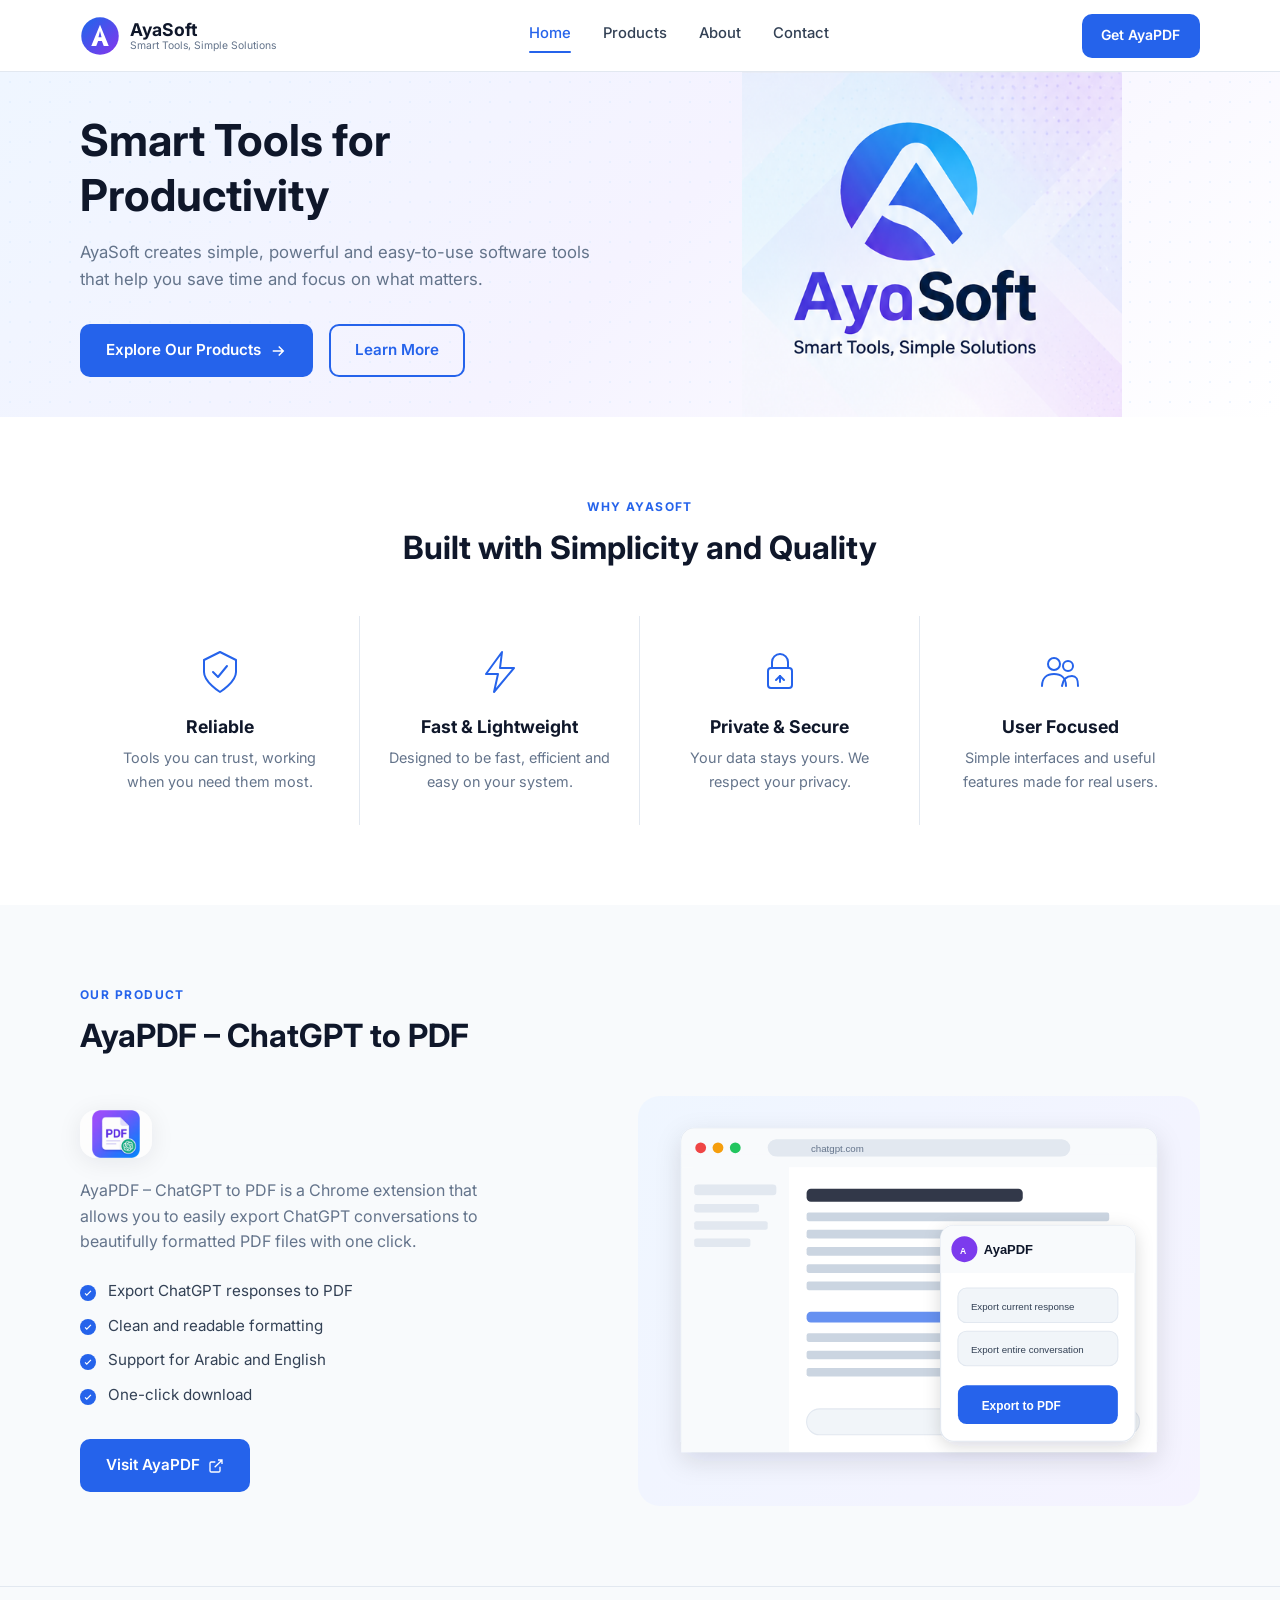
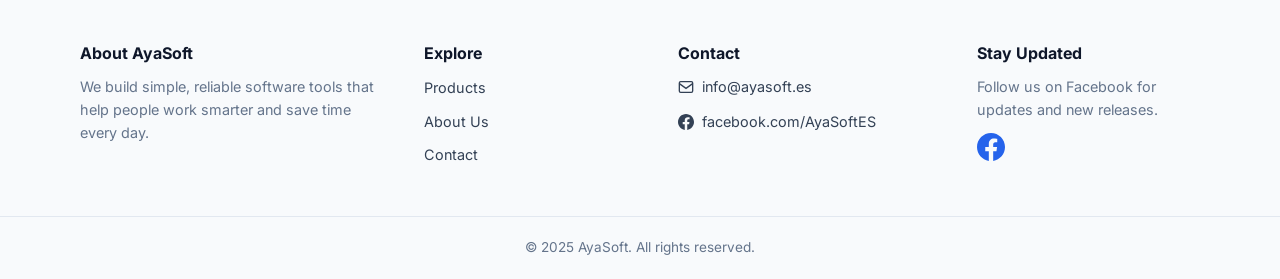
<file: index.html>
<!DOCTYPE html>
<html lang="en">
<head>
<!-- Google tag (gtag.js) -->
<script async src="https://www.googletagmanager.com/gtag/js?id=G-K56HHG5FKY"></script>
<script>
  window.dataLayer = window.dataLayer || [];
  function gtag(){dataLayer.push(arguments);}
  gtag('js', new Date());

  gtag('config', 'G-K56HHG5FKY');
</script>
  <meta charset="UTF-8">
  <meta name="viewport" content="width=device-width, initial-scale=1.0">
  <meta name="description" content="AyaSoft creates simple, powerful software tools. Discover AyaPDF – export ChatGPT conversations to PDF with one click.">
  <title>AyaSoft – Smart Tools, Simple Solutions</title>
  <link rel="preconnect" href="https://fonts.googleapis.com">
  <link rel="preconnect" href="https://fonts.gstatic.com" crossorigin>
  <link href="https://fonts.googleapis.com/css2?family=Inter:wght@400;500;600;700&display=swap" rel="stylesheet">
  <link rel="stylesheet" href="css/styles.css">
  <link rel="icon" href="images/logo-icon.svg" type="image/svg+xml">
</head>
<!-- Google tag (gtag.js) -->
<script async src="https://www.googletagmanager.com/gtag/js?id=G-K56HHG5FKY"></script>
<script>
  window.dataLayer = window.dataLayer || [];
  function gtag(){dataLayer.push(arguments);}
  gtag('js', new Date());

  gtag('config', 'G-K56HHG5FKY');
</script>
<body>
  <header class="site-header">
    <div class="container header-inner">
      <a href="index.html" class="logo">
        <img src="images/logo-icon.svg" alt="" width="40" height="40">
        <span class="logo-text">
          <strong>AyaSoft</strong>
          <small>Smart Tools, Simple Solutions</small>
        </span>
      </a>
      <nav class="main-nav" aria-label="Main navigation">
        <a href="index.html" class="active">Home</a>
        <a href="pages/products.html">Products</a>
        <a href="pages/about.html">About</a>
        <a href="pages/contact.html">Contact</a>
      </nav>
      <a href="pages/products.html#ayapdf" class="btn btn-primary btn-sm">Get AyaPDF</a>
      <button class="nav-toggle" aria-label="Toggle menu" aria-expanded="false">
        <span></span><span></span><span></span>
      </button>
    </div>
  </header>

  <main>
    <section class="hero">
      <div class="container hero-grid">
        <div class="hero-content">
          <h1>Smart Tools for Productivity</h1>
          <p>AyaSoft creates simple, powerful and easy-to-use software tools that help you save time and focus on what matters.</p>
          <div class="hero-actions">
            <a href="pages/products.html" class="btn btn-primary">
              Explore Our Products
              <svg width="18" height="18" viewBox="0 0 24 24" fill="none" stroke="currentColor" stroke-width="2" aria-hidden="true"><path d="M5 12h14M13 6l6 6-6 6"/></svg>
            </a>
            <a href="pages/about.html" class="btn btn-outline">Learn More</a>
          </div>
        </div>
        <div class="hero-visual">
          <img src="images/hero-banner.png" alt="AyaSoft logo" width="480" height="220">
        </div>
      </div>
    </section>

    <section class="features" id="why-ayasoft">
      <div class="container">
        <p class="section-label">WHY AYASOFT</p>
        <h2>Built with Simplicity and Quality</h2>
        <div class="features-grid">
          <article class="feature-card">
            <img src="images/icon-reliable.svg" alt="" width="48" height="48">
            <h3>Reliable</h3>
            <p>Tools you can trust, working when you need them most.</p>
          </article>
          <article class="feature-card">
            <img src="images/icon-fast.svg" alt="" width="48" height="48">
            <h3>Fast &amp; Lightweight</h3>
            <p>Designed to be fast, efficient and easy on your system.</p>
          </article>
          <article class="feature-card">
            <img src="images/icon-secure.svg" alt="" width="48" height="48">
            <h3>Private &amp; Secure</h3>
            <p>Your data stays yours. We respect your privacy.</p>
          </article>
          <article class="feature-card">
            <img src="images/icon-users.svg" alt="" width="48" height="48">
            <h3>User Focused</h3>
            <p>Simple interfaces and useful features made for real users.</p>
          </article>
        </div>
      </div>
    </section>

    <section class="product" id="product">
      <div class="container">
        <p class="section-label">OUR PRODUCT</p>
        <h2>AyaPDF – ChatGPT to PDF</h2>
        <div class="product-grid">
          <div class="product-info">
            <img src="images/ayapdf-icon.png" alt="AyaPDF app icon" class="product-icon" width="72" height="72">
            <p class="product-desc">AyaPDF – ChatGPT to PDF is a Chrome extension that allows you to easily export ChatGPT conversations to beautifully formatted PDF files with one click.</p>
            <ul class="checklist">
              <li>Export ChatGPT responses to PDF</li>
              <li>Clean and readable formatting</li>
              <li>Support for Arabic and English</li>
              <li>One-click download</li>
            </ul>
            <a href="https://ayapdf.ayasoft.es" class="btn btn-primary" target="_blank" rel="noopener noreferrer">
              Visit AyaPDF
              <svg width="16" height="16" viewBox="0 0 24 24" fill="none" stroke="currentColor" stroke-width="2" aria-hidden="true"><path d="M18 13v6a2 2 0 0 1-2 2H5a2 2 0 0 1-2-2V8a2 2 0 0 1 2-2h6M15 3h6v6M10 14 20 4"/></svg>
            </a>
          </div>
          <div class="product-visual">
            <img src="images/ayapdf-mockup.svg" alt="AyaPDF extension popup over ChatGPT in browser" width="520" height="380">
          </div>
        </div>
      </div>
    </section>
  </main>

  <footer class="site-footer">
    <div class="container footer-grid">
      <div class="footer-col">
        <h4>About AyaSoft</h4>
        <p>We build simple, reliable software tools that help people work smarter and save time every day.</p>
      </div>
      <div class="footer-col">
        <h4>Explore</h4>
        <ul>
          <li><a href="pages/products.html">Products</a></li>
          <li><a href="pages/about.html">About Us</a></li>
          <li><a href="pages/contact.html">Contact</a></li>
        </ul>
      </div>
      <div class="footer-col">
        <h4>Contact</h4>
        <ul class="contact-list">
          <li>
            <a href="mailto:info@ayasoft.es">
              <svg width="16" height="16" viewBox="0 0 24 24" fill="none" stroke="currentColor" stroke-width="2" aria-hidden="true"><rect x="2" y="4" width="20" height="16" rx="2"/><path d="m22 7-10 7L2 7"/></svg>
              info@ayasoft.es
            </a>
          </li>
          <li>
            <a href="https://facebook.com/AyaSoftES" target="_blank" rel="noopener noreferrer">
              <svg width="16" height="16" viewBox="0 0 24 24" fill="currentColor" aria-hidden="true"><path d="M24 12.073c0-6.627-5.373-12-12-12s-12 5.373-12 12c0 5.99 4.388 10.954 10.125 11.854v-8.385H7.078v-3.47h3.047V9.43c0-3.007 1.792-4.669 4.533-4.669 1.312 0 2.686.235 2.686.235v2.953H15.83c-1.491 0-1.956.925-1.956 1.874v2.25h3.328l-.532 3.47h-2.796v8.385C19.612 23.027 24 18.062 24 12.073z"/></svg>
              facebook.com/AyaSoftES
            </a>
          </li>
        </ul>
      </div>
      <div class="footer-col">
        <h4>Stay Updated</h4>
        <p>Follow us on Facebook for updates and new releases.</p>
        <a href="https://facebook.com/AyaSoftES" class="social-icon" target="_blank" rel="noopener noreferrer" aria-label="Facebook">
          <svg width="28" height="28" viewBox="0 0 24 24" fill="currentColor"><path d="M24 12.073c0-6.627-5.373-12-12-12s-12 5.373-12 12c0 5.99 4.388 10.954 10.125 11.854v-8.385H7.078v-3.47h3.047V9.43c0-3.007 1.792-4.669 4.533-4.669 1.312 0 2.686.235 2.686.235v2.953H15.83c-1.491 0-1.956.925-1.956 1.874v2.25h3.328l-.532 3.47h-2.796v8.385C19.612 23.027 24 18.062 24 12.073z"/></svg>
        </a>
      </div>
    </div>
    <div class="footer-bottom">
      <div class="container">
        <p>&copy; 2025 AyaSoft. All rights reserved.</p>
      </div>
    </div>
  </footer>

  <script src="js/main.js"></script>
</body>
</html>
</file>
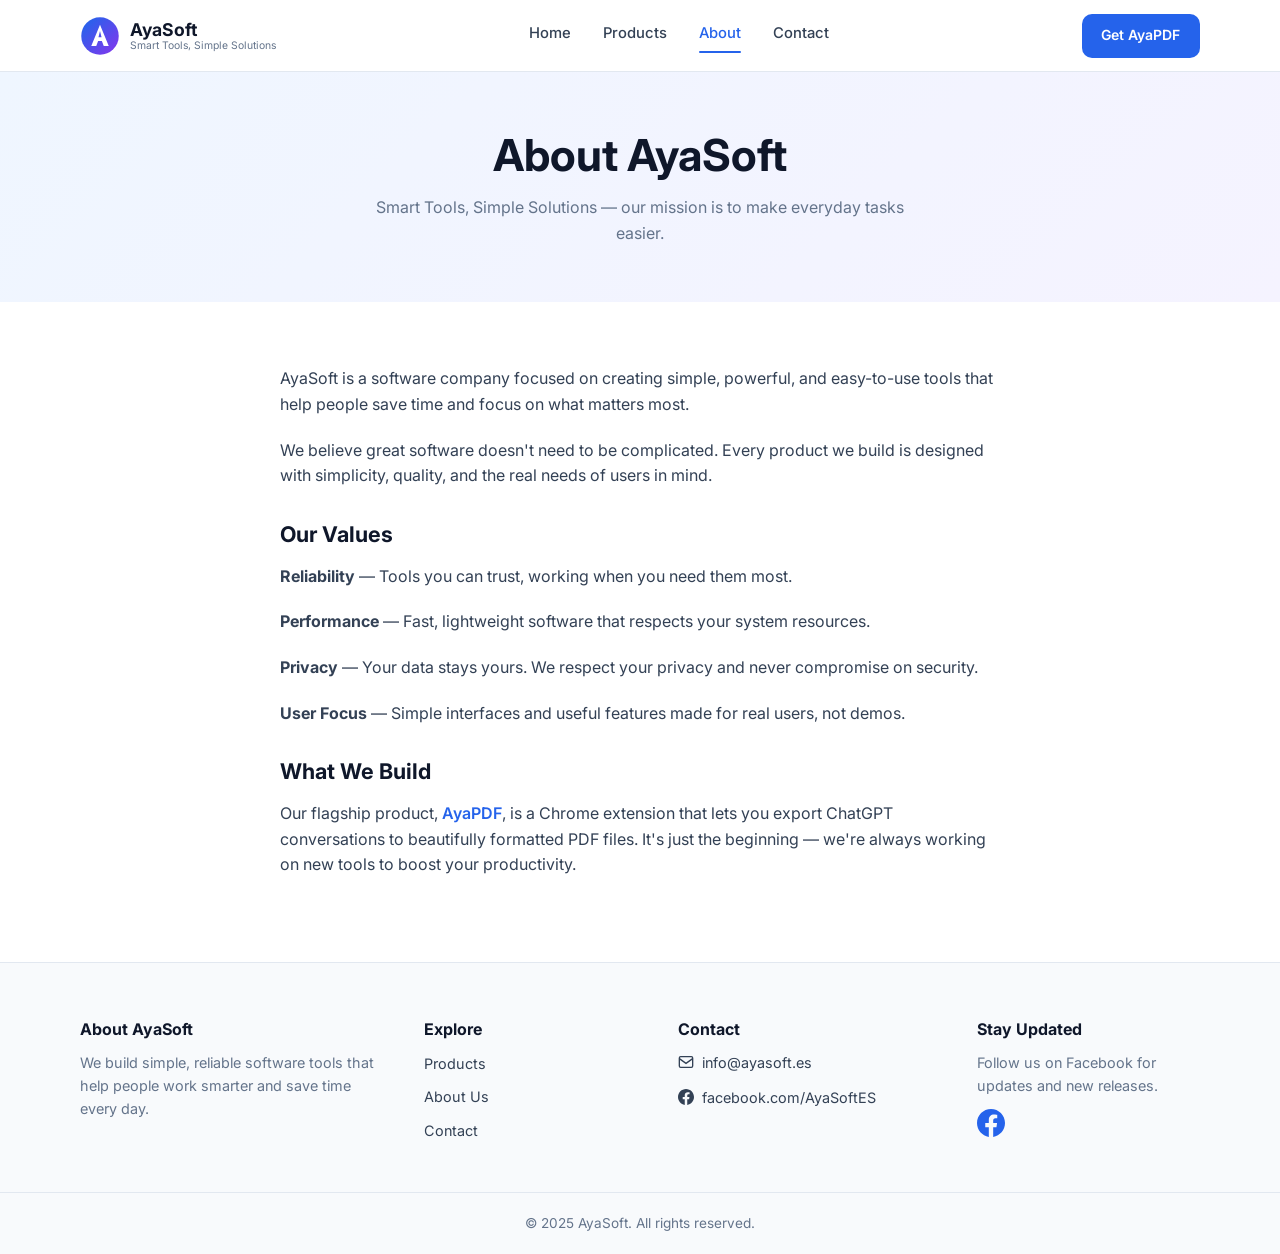
<file: pages/about.html>
<!DOCTYPE html>
<html lang="en">
<head>
  <meta charset="UTF-8">
  <meta name="viewport" content="width=device-width, initial-scale=1.0">
  <meta name="description" content="Learn about AyaSoft – building simple, reliable software tools for productivity.">
  <title>About – AyaSoft</title>
  <link rel="preconnect" href="https://fonts.googleapis.com">
  <link rel="preconnect" href="https://fonts.gstatic.com" crossorigin>
  <link href="https://fonts.googleapis.com/css2?family=Inter:wght@400;500;600;700&display=swap" rel="stylesheet">
  <link rel="stylesheet" href="../css/styles.css">
  <link rel="icon" href="../images/logo-icon.svg" type="image/svg+xml">
</head>
<body>
  <header class="site-header">
    <div class="container header-inner">
      <a href="../index.html" class="logo">
        <img src="../images/logo-icon.svg" alt="" width="40" height="40">
        <span class="logo-text">
          <strong>AyaSoft</strong>
          <small>Smart Tools, Simple Solutions</small>
        </span>
      </a>
      <nav class="main-nav" aria-label="Main navigation">
        <a href="../index.html">Home</a>
        <a href="products.html">Products</a>
        <a href="about.html" class="active">About</a>
        <a href="contact.html">Contact</a>
      </nav>
      <a href="products.html#ayapdf" class="btn btn-primary btn-sm">Get AyaPDF</a>
      <button class="nav-toggle" aria-label="Toggle menu" aria-expanded="false">
        <span></span><span></span><span></span>
      </button>
    </div>
  </header>

  <main>
    <section class="page-hero">
      <div class="container">
        <h1>About AyaSoft</h1>
        <p>Smart Tools, Simple Solutions — our mission is to make everyday tasks easier.</p>
      </div>
    </section>

    <section class="page-content">
      <div class="container">
        <p>AyaSoft is a software company focused on creating simple, powerful, and easy-to-use tools that help people save time and focus on what matters most.</p>
        <p>We believe great software doesn't need to be complicated. Every product we build is designed with simplicity, quality, and the real needs of users in mind.</p>

        <h2>Our Values</h2>
        <p><strong>Reliability</strong> — Tools you can trust, working when you need them most.</p>
        <p><strong>Performance</strong> — Fast, lightweight software that respects your system resources.</p>
        <p><strong>Privacy</strong> — Your data stays yours. We respect your privacy and never compromise on security.</p>
        <p><strong>User Focus</strong> — Simple interfaces and useful features made for real users, not demos.</p>

        <h2>What We Build</h2>
        <p>Our flagship product, <a href="products.html#ayapdf" style="color: var(--blue-600); font-weight: 600;">AyaPDF</a>, is a Chrome extension that lets you export ChatGPT conversations to beautifully formatted PDF files. It's just the beginning — we're always working on new tools to boost your productivity.</p>
      </div>
    </section>
  </main>

  <footer class="site-footer">
    <div class="container footer-grid">
      <div class="footer-col">
        <h4>About AyaSoft</h4>
        <p>We build simple, reliable software tools that help people work smarter and save time every day.</p>
      </div>
      <div class="footer-col">
        <h4>Explore</h4>
        <ul>
          <li><a href="products.html">Products</a></li>
          <li><a href="about.html">About Us</a></li>
          <li><a href="contact.html">Contact</a></li>
        </ul>
      </div>
      <div class="footer-col">
        <h4>Contact</h4>
        <ul class="contact-list">
          <li>
            <a href="mailto:info@ayasoft.es">
              <svg width="16" height="16" viewBox="0 0 24 24" fill="none" stroke="currentColor" stroke-width="2" aria-hidden="true"><rect x="2" y="4" width="20" height="16" rx="2"/><path d="m22 7-10 7L2 7"/></svg>
              info@ayasoft.es
            </a>
          </li>
          <li>
            <a href="https://facebook.com/AyaSoftES" target="_blank" rel="noopener noreferrer">
              <svg width="16" height="16" viewBox="0 0 24 24" fill="currentColor" aria-hidden="true"><path d="M24 12.073c0-6.627-5.373-12-12-12s-12 5.373-12 12c0 5.99 4.388 10.954 10.125 11.854v-8.385H7.078v-3.47h3.047V9.43c0-3.007 1.792-4.669 4.533-4.669 1.312 0 2.686.235 2.686.235v2.953H15.83c-1.491 0-1.956.925-1.956 1.874v2.25h3.328l-.532 3.47h-2.796v8.385C19.612 23.027 24 18.062 24 12.073z"/></svg>
              facebook.com/AyaSoftES
            </a>
          </li>
        </ul>
      </div>
      <div class="footer-col">
        <h4>Stay Updated</h4>
        <p>Follow us on Facebook for updates and new releases.</p>
        <a href="https://facebook.com/AyaSoftES" class="social-icon" target="_blank" rel="noopener noreferrer" aria-label="Facebook">
          <svg width="28" height="28" viewBox="0 0 24 24" fill="currentColor"><path d="M24 12.073c0-6.627-5.373-12-12-12s-12 5.373-12 12c0 5.99 4.388 10.954 10.125 11.854v-8.385H7.078v-3.47h3.047V9.43c0-3.007 1.792-4.669 4.533-4.669 1.312 0 2.686.235 2.686.235v2.953H15.83c-1.491 0-1.956.925-1.956 1.874v2.25h3.328l-.532 3.47h-2.796v8.385C19.612 23.027 24 18.062 24 12.073z"/></svg>
        </a>
      </div>
    </div>
    <div class="footer-bottom">
      <div class="container">
        <p>&copy; 2025 AyaSoft. All rights reserved.</p>
      </div>
    </div>
  </footer>

  <script src="../js/main.js"></script>
</body>
</html>
</file>
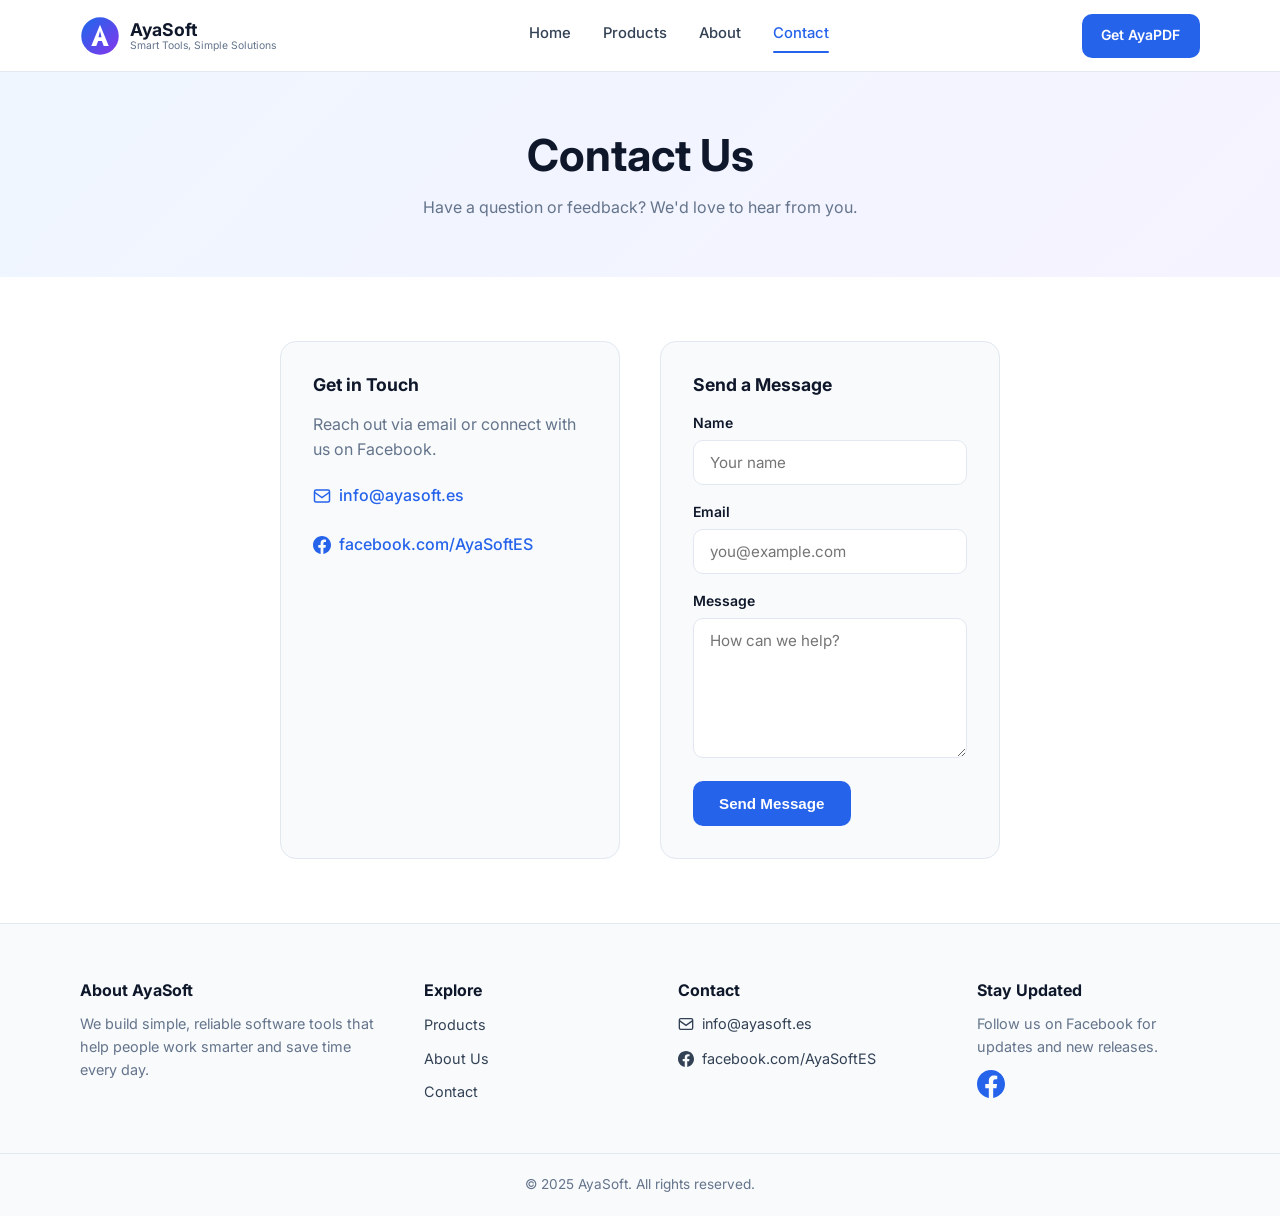
<file: pages/contact.html>
<!DOCTYPE html>
<html lang="en">
<head>
  <meta charset="UTF-8">
  <meta name="viewport" content="width=device-width, initial-scale=1.0">
  <meta name="description" content="Contact AyaSoft – get in touch via email or Facebook.">
  <title>Contact – AyaSoft</title>
  <link rel="preconnect" href="https://fonts.googleapis.com">
  <link rel="preconnect" href="https://fonts.gstatic.com" crossorigin>
  <link href="https://fonts.googleapis.com/css2?family=Inter:wght@400;500;600;700&display=swap" rel="stylesheet">
  <link rel="stylesheet" href="../css/styles.css">
  <link rel="icon" href="../images/logo-icon.svg" type="image/svg+xml">
</head>
<body>
  <header class="site-header">
    <div class="container header-inner">
      <a href="../index.html" class="logo">
        <img src="../images/logo-icon.svg" alt="" width="40" height="40">
        <span class="logo-text">
          <strong>AyaSoft</strong>
          <small>Smart Tools, Simple Solutions</small>
        </span>
      </a>
      <nav class="main-nav" aria-label="Main navigation">
        <a href="../index.html">Home</a>
        <a href="products.html">Products</a>
        <a href="about.html">About</a>
        <a href="contact.html" class="active">Contact</a>
      </nav>
      <a href="products.html#ayapdf" class="btn btn-primary btn-sm">Get AyaPDF</a>
      <button class="nav-toggle" aria-label="Toggle menu" aria-expanded="false">
        <span></span><span></span><span></span>
      </button>
    </div>
  </header>

  <main>
    <section class="page-hero">
      <div class="container">
        <h1>Contact Us</h1>
        <p>Have a question or feedback? We'd love to hear from you.</p>
      </div>
    </section>

    <section class="page-content">
      <div class="container">
        <div class="contact-grid">
          <div class="contact-card">
            <h3>Get in Touch</h3>
            <p style="margin-bottom: 1.25rem; color: var(--slate-500);">Reach out via email or connect with us on Facebook.</p>
            <p>
              <a href="mailto:info@ayasoft.es">
                <svg width="18" height="18" viewBox="0 0 24 24" fill="none" stroke="currentColor" stroke-width="2" aria-hidden="true"><rect x="2" y="4" width="20" height="16" rx="2"/><path d="m22 7-10 7L2 7"/></svg>
                info@ayasoft.es
              </a>
            </p>
            <p style="margin-top: 0.75rem;">
              <a href="https://facebook.com/AyaSoftES" target="_blank" rel="noopener noreferrer">
                <svg width="18" height="18" viewBox="0 0 24 24" fill="currentColor" aria-hidden="true"><path d="M24 12.073c0-6.627-5.373-12-12-12s-12 5.373-12 12c0 5.99 4.388 10.954 10.125 11.854v-8.385H7.078v-3.47h3.047V9.43c0-3.007 1.792-4.669 4.533-4.669 1.312 0 2.686.235 2.686.235v2.953H15.83c-1.491 0-1.956.925-1.956 1.874v2.25h3.328l-.532 3.47h-2.796v8.385C19.612 23.027 24 18.062 24 12.073z"/></svg>
                facebook.com/AyaSoftES
              </a>
            </p>
          </div>

          <form class="contact-card contact-form" action="#" method="post">
            <h3>Send a Message</h3>
            <label for="name">Name</label>
            <input type="text" id="name" name="name" required placeholder="Your name">

            <label for="email">Email</label>
            <input type="email" id="email" name="email" required placeholder="you@example.com">

            <label for="message">Message</label>
            <textarea id="message" name="message" required placeholder="How can we help?"></textarea>

            <button type="submit" class="btn btn-primary">Send Message</button>
          </form>
        </div>
      </div>
    </section>
  </main>

  <footer class="site-footer">
    <div class="container footer-grid">
      <div class="footer-col">
        <h4>About AyaSoft</h4>
        <p>We build simple, reliable software tools that help people work smarter and save time every day.</p>
      </div>
      <div class="footer-col">
        <h4>Explore</h4>
        <ul>
          <li><a href="products.html">Products</a></li>
          <li><a href="about.html">About Us</a></li>
          <li><a href="contact.html">Contact</a></li>
        </ul>
      </div>
      <div class="footer-col">
        <h4>Contact</h4>
        <ul class="contact-list">
          <li>
            <a href="mailto:info@ayasoft.es">
              <svg width="16" height="16" viewBox="0 0 24 24" fill="none" stroke="currentColor" stroke-width="2" aria-hidden="true"><rect x="2" y="4" width="20" height="16" rx="2"/><path d="m22 7-10 7L2 7"/></svg>
              info@ayasoft.es
            </a>
          </li>
          <li>
            <a href="https://facebook.com/AyaSoftES" target="_blank" rel="noopener noreferrer">
              <svg width="16" height="16" viewBox="0 0 24 24" fill="currentColor" aria-hidden="true"><path d="M24 12.073c0-6.627-5.373-12-12-12s-12 5.373-12 12c0 5.99 4.388 10.954 10.125 11.854v-8.385H7.078v-3.47h3.047V9.43c0-3.007 1.792-4.669 4.533-4.669 1.312 0 2.686.235 2.686.235v2.953H15.83c-1.491 0-1.956.925-1.956 1.874v2.25h3.328l-.532 3.47h-2.796v8.385C19.612 23.027 24 18.062 24 12.073z"/></svg>
              facebook.com/AyaSoftES
            </a>
          </li>
        </ul>
      </div>
      <div class="footer-col">
        <h4>Stay Updated</h4>
        <p>Follow us on Facebook for updates and new releases.</p>
        <a href="https://facebook.com/AyaSoftES" class="social-icon" target="_blank" rel="noopener noreferrer" aria-label="Facebook">
          <svg width="28" height="28" viewBox="0 0 24 24" fill="currentColor"><path d="M24 12.073c0-6.627-5.373-12-12-12s-12 5.373-12 12c0 5.99 4.388 10.954 10.125 11.854v-8.385H7.078v-3.47h3.047V9.43c0-3.007 1.792-4.669 4.533-4.669 1.312 0 2.686.235 2.686.235v2.953H15.83c-1.491 0-1.956.925-1.956 1.874v2.25h3.328l-.532 3.47h-2.796v8.385C19.612 23.027 24 18.062 24 12.073z"/></svg>
        </a>
      </div>
    </div>
    <div class="footer-bottom">
      <div class="container">
        <p>&copy; 2025 AyaSoft. All rights reserved.</p>
      </div>
    </div>
  </footer>

  <script src="../js/main.js"></script>
</body>
</html>
</file>
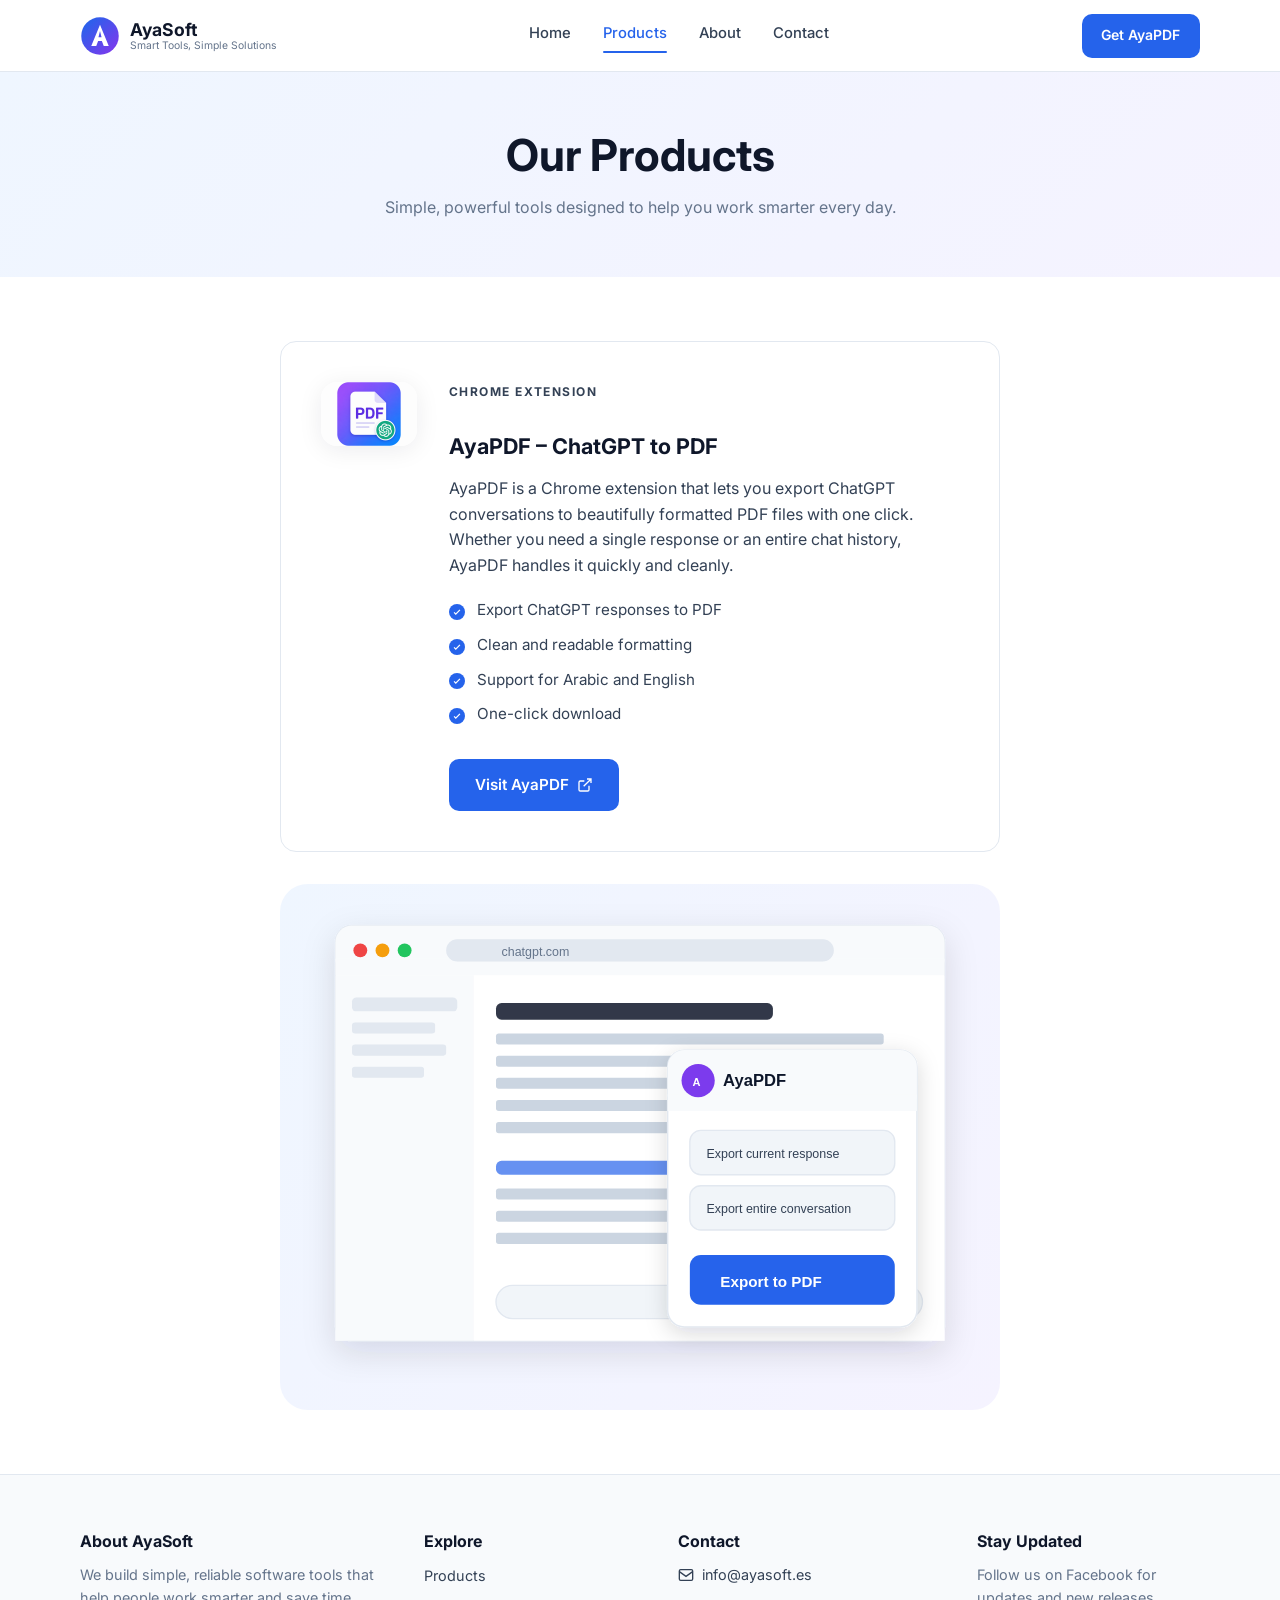
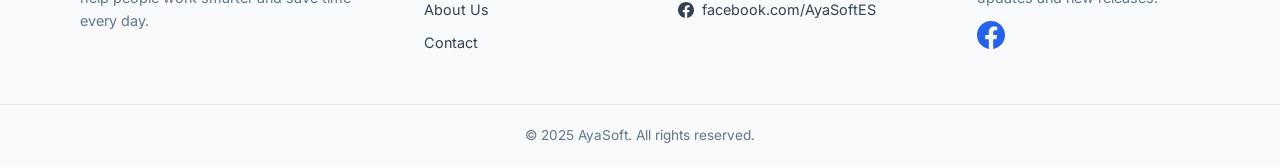
<file: pages/products.html>
<!DOCTYPE html>
<html lang="en">
<head>
  <meta charset="UTF-8">
  <meta name="viewport" content="width=device-width, initial-scale=1.0">
  <meta name="description" content="Explore AyaSoft products including AyaPDF – export ChatGPT conversations to PDF.">
  <title>Products – AyaSoft</title>
  <link rel="preconnect" href="https://fonts.googleapis.com">
  <link rel="preconnect" href="https://fonts.gstatic.com" crossorigin>
  <link href="https://fonts.googleapis.com/css2?family=Inter:wght@400;500;600;700&display=swap" rel="stylesheet">
  <link rel="stylesheet" href="../css/styles.css">
  <link rel="icon" href="../images/logo-icon.svg" type="image/svg+xml">
</head>
<body>
  <header class="site-header">
    <div class="container header-inner">
      <a href="../index.html" class="logo">
        <img src="../images/logo-icon.svg" alt="" width="40" height="40">
        <span class="logo-text">
          <strong>AyaSoft</strong>
          <small>Smart Tools, Simple Solutions</small>
        </span>
      </a>
      <nav class="main-nav" aria-label="Main navigation">
        <a href="../index.html">Home</a>
        <a href="products.html" class="active">Products</a>
        <a href="about.html">About</a>
        <a href="contact.html">Contact</a>
      </nav>
      <a href="#ayapdf" class="btn btn-primary btn-sm">Get AyaPDF</a>
      <button class="nav-toggle" aria-label="Toggle menu" aria-expanded="false">
        <span></span><span></span><span></span>
      </button>
    </div>
  </header>

  <main>
    <section class="page-hero">
      <div class="container">
        <h1>Our Products</h1>
        <p>Simple, powerful tools designed to help you work smarter every day.</p>
      </div>
    </section>

    <section class="page-content" id="ayapdf">
      <div class="container">
        <article class="product-detail">
          <img src="../images/ayapdf-icon.png" alt="AyaPDF app icon" class="product-icon" width="96" height="96">
          <div>
            <p class="section-label">CHROME EXTENSION</p>
            <h2>AyaPDF – ChatGPT to PDF</h2>
            <p>AyaPDF is a Chrome extension that lets you export ChatGPT conversations to beautifully formatted PDF files with one click. Whether you need a single response or an entire chat history, AyaPDF handles it quickly and cleanly.</p>
            <ul class="checklist">
              <li>Export ChatGPT responses to PDF</li>
              <li>Clean and readable formatting</li>
              <li>Support for Arabic and English</li>
              <li>One-click download</li>
            </ul>
            <a href="https://ayapdf.ayasoft.es" class="btn btn-primary" target="_blank" rel="noopener noreferrer">
              Visit AyaPDF
              <svg width="16" height="16" viewBox="0 0 24 24" fill="none" stroke="currentColor" stroke-width="2" aria-hidden="true"><path d="M18 13v6a2 2 0 0 1-2 2H5a2 2 0 0 1-2-2V8a2 2 0 0 1 2-2h6M15 3h6v6M10 14 20 4"/></svg>
            </a>
          </div>
        </article>

        <div class="product-visual">
          <img src="../images/ayapdf-mockup.svg" alt="AyaPDF extension popup over ChatGPT in browser" width="520" height="380">
        </div>
      </div>
    </section>
  </main>

  <footer class="site-footer">
    <div class="container footer-grid">
      <div class="footer-col">
        <h4>About AyaSoft</h4>
        <p>We build simple, reliable software tools that help people work smarter and save time every day.</p>
      </div>
      <div class="footer-col">
        <h4>Explore</h4>
        <ul>
          <li><a href="products.html">Products</a></li>
          <li><a href="about.html">About Us</a></li>
          <li><a href="contact.html">Contact</a></li>
        </ul>
      </div>
      <div class="footer-col">
        <h4>Contact</h4>
        <ul class="contact-list">
          <li>
            <a href="mailto:info@ayasoft.es">
              <svg width="16" height="16" viewBox="0 0 24 24" fill="none" stroke="currentColor" stroke-width="2" aria-hidden="true"><rect x="2" y="4" width="20" height="16" rx="2"/><path d="m22 7-10 7L2 7"/></svg>
              info@ayasoft.es
            </a>
          </li>
          <li>
            <a href="https://facebook.com/AyaSoftES" target="_blank" rel="noopener noreferrer">
              <svg width="16" height="16" viewBox="0 0 24 24" fill="currentColor" aria-hidden="true"><path d="M24 12.073c0-6.627-5.373-12-12-12s-12 5.373-12 12c0 5.99 4.388 10.954 10.125 11.854v-8.385H7.078v-3.47h3.047V9.43c0-3.007 1.792-4.669 4.533-4.669 1.312 0 2.686.235 2.686.235v2.953H15.83c-1.491 0-1.956.925-1.956 1.874v2.25h3.328l-.532 3.47h-2.796v8.385C19.612 23.027 24 18.062 24 12.073z"/></svg>
              facebook.com/AyaSoftES
            </a>
          </li>
        </ul>
      </div>
      <div class="footer-col">
        <h4>Stay Updated</h4>
        <p>Follow us on Facebook for updates and new releases.</p>
        <a href="https://facebook.com/AyaSoftES" class="social-icon" target="_blank" rel="noopener noreferrer" aria-label="Facebook">
          <svg width="28" height="28" viewBox="0 0 24 24" fill="currentColor"><path d="M24 12.073c0-6.627-5.373-12-12-12s-12 5.373-12 12c0 5.99 4.388 10.954 10.125 11.854v-8.385H7.078v-3.47h3.047V9.43c0-3.007 1.792-4.669 4.533-4.669 1.312 0 2.686.235 2.686.235v2.953H15.83c-1.491 0-1.956.925-1.956 1.874v2.25h3.328l-.532 3.47h-2.796v8.385C19.612 23.027 24 18.062 24 12.073z"/></svg>
        </a>
      </div>
    </div>
    <div class="footer-bottom">
      <div class="container">
        <p>&copy; 2025 AyaSoft. All rights reserved.</p>
      </div>
    </div>
  </footer>

  <script src="../js/main.js"></script>
</body>
</html>
</file>
<file: css/styles.css>
/* ============================================
   AyaSoft – Global Styles
   ============================================ */

:root {
  --blue-600: #2563eb;
  --blue-700: #1d4ed8;
  --blue-50: #eff6ff;
  --purple-600: #7c3aed;
  --slate-900: #0f172a;
  --slate-700: #334155;
  --slate-500: #64748b;
  --slate-200: #e2e8f0;
  --slate-100: #f1f5f9;
  --slate-50: #f8fafc;
  --white: #ffffff;
  --radius: 10px;
  --radius-lg: 16px;
  --shadow: 0 4px 24px rgba(15, 23, 42, 0.08);
  --transition: 0.2s ease;
}

*,
*::before,
*::after {
  box-sizing: border-box;
  margin: 0;
  padding: 0;
}

html {
  scroll-behavior: smooth;
}

body {
  font-family: 'Inter', -apple-system, BlinkMacSystemFont, 'Segoe UI', sans-serif;
  color: var(--slate-700);
  background: var(--white);
  line-height: 1.6;
  -webkit-font-smoothing: antialiased;
}

img {
  max-width: 100%;
  height: auto;
  display: block;
}

a {
  color: inherit;
  text-decoration: none;
}

ul {
  list-style: none;
}

.container {
  width: min(1120px, 92%);
  margin-inline: auto;
}

/* Buttons */
.btn {
  display: inline-flex;
  align-items: center;
  justify-content: center;
  gap: 0.5rem;
  padding: 0.75rem 1.5rem;
  border-radius: var(--radius);
  font-size: 0.95rem;
  font-weight: 600;
  border: 2px solid transparent;
  cursor: pointer;
  transition: background var(--transition), border-color var(--transition), color var(--transition), transform var(--transition);
}

.btn:hover {
  transform: translateY(-1px);
}

.btn-primary {
  background: var(--blue-600);
  color: var(--white);
}

.btn-primary:hover {
  background: var(--blue-700);
}

.btn-outline {
  background: transparent;
  color: var(--blue-600);
  border-color: var(--blue-600);
}

.btn-outline:hover {
  background: var(--blue-50);
}

.btn-sm {
  padding: 0.55rem 1.1rem;
  font-size: 0.875rem;
}

/* Section labels */
.section-label {
  color: var(--blue-600);
  font-size: 0.75rem;
  font-weight: 700;
  letter-spacing: 0.12em;
  text-transform: uppercase;
  margin-bottom: 0.75rem;
}

h1, h2, h3, h4 {
  color: var(--slate-900);
  line-height: 1.25;
}

h1 {
  font-size: clamp(2rem, 5vw, 2.75rem);
  font-weight: 700;
  margin-bottom: 1rem;
}

h2 {
  font-size: clamp(1.5rem, 3.5vw, 2rem);
  font-weight: 700;
  margin-bottom: 2.5rem;
}

h3 {
  font-size: 1.1rem;
  font-weight: 700;
  margin-bottom: 0.5rem;
}

h4 {
  font-size: 1rem;
  font-weight: 700;
  margin-bottom: 0.75rem;
}

/* Header */
.site-header {
  position: sticky;
  top: 0;
  z-index: 100;
  background: rgba(255, 255, 255, 0.95);
  backdrop-filter: blur(8px);
  border-bottom: 1px solid var(--slate-200);
}

.header-inner {
  display: flex;
  align-items: center;
  justify-content: space-between;
  gap: 1.5rem;
  padding: 0.85rem 0;
}

.logo {
  display: flex;
  align-items: center;
  gap: 0.65rem;
  flex-shrink: 0;
}

.logo-text {
  display: flex;
  flex-direction: column;
  line-height: 1.2;
}

.logo-text strong {
  font-size: 1.1rem;
  color: var(--slate-900);
}

.logo-text small {
  font-size: 0.65rem;
  color: var(--slate-500);
  font-weight: 400;
}

.main-nav {
  display: flex;
  gap: 2rem;
}

.main-nav a {
  font-size: 0.925rem;
  font-weight: 500;
  color: var(--slate-700);
  position: relative;
  padding-bottom: 0.25rem;
}

.main-nav a:hover,
.main-nav a.active {
  color: var(--blue-600);
}

.main-nav a.active::after {
  content: '';
  position: absolute;
  bottom: -4px;
  left: 0;
  right: 0;
  height: 2px;
  background: var(--blue-600);
  border-radius: 1px;
}

.nav-toggle {
  display: none;
  flex-direction: column;
  gap: 5px;
  background: none;
  border: none;
  cursor: pointer;
  padding: 4px;
}

.nav-toggle span {
  display: block;
  width: 22px;
  height: 2px;
  background: var(--slate-900);
  border-radius: 1px;
  transition: var(--transition);
}

/* Hero */
.hero {
  background: linear-gradient(135deg, var(--blue-50) 0%, #f5f3ff 50%, var(--white) 100%);
  padding: 0rem 0 0rem;
  position: relative;
  overflow: hidden;
}

.hero::before {
  content: '';
  position: absolute;
  inset: 0;
  background-image: radial-gradient(circle, #dbeafe 1px, transparent 1px);
  background-size: 20px 20px;
  opacity: 0.5;
  pointer-events: none;
}

.hero-grid {
  display: grid;
  grid-template-columns: 1fr 1fr;
  gap: 3rem;
  align-items: center;
  position: relative;
}

.hero-content p {
  font-size: 1.05rem;
  color: var(--slate-500);
  margin-bottom: 2rem;
  max-width: 580px;
}

.hero-actions {
  display: flex;
  flex-wrap: wrap;
  gap: 1rem;
}

.hero-visual {
  display: flex;
  justify-content: center;
  align-items: center;
}

.hero-visual img {
  width: min(380px, 100%);
}

/* Features */
.features {
  padding: 5rem 0;
  text-align: center;
}

.features h2 {
  margin-bottom: 3rem;
}

.features-grid {
  display: grid;
  grid-template-columns: repeat(4, 1fr);
  gap: 0;
}

.feature-card {
  padding: 2rem 1.5rem;
  border-right: 1px solid var(--slate-200);
}

.feature-card:last-child {
  border-right: none;
}

.feature-card img {
  margin: 0 auto 1.25rem;
}

.feature-card p {
  font-size: 0.9rem;
  color: var(--slate-500);
}

/* Product section */
.product {
  padding: 5rem 0;
  background: var(--slate-50);
}

.product-grid {
  display: grid;
  grid-template-columns: 1fr 1.1fr;
  gap: 3rem;
  align-items: center;
}

.product-icon {
  border-radius: 16px;
  margin-bottom: 1.25rem;
  box-shadow: var(--shadow);
}

.product-desc {
  font-size: 1rem;
  color: var(--slate-500);
  margin-bottom: 1.5rem;
  max-width: 420px;
}

.checklist {
  margin-bottom: 2rem;
}

.checklist li {
  position: relative;
  padding-left: 1.75rem;
  margin-bottom: 0.65rem;
  font-size: 0.95rem;
  color: var(--slate-700);
}

.checklist li::before {
  content: '';
  position: absolute;
  left: 0;
  top: 0.35rem;
  width: 16px;
  height: 16px;
  background: var(--blue-600);
  border-radius: 50%;
  background-image: url("data:image/svg+xml,%3Csvg xmlns='http://www.w3.org/2000/svg' viewBox='0 0 24 24' fill='none' stroke='white' stroke-width='3'%3E%3Cpath d='M5 13l4 4L19 7'/%3E%3C/svg%3E");
  background-size: 10px;
  background-repeat: no-repeat;
  background-position: center;
}

.product-visual img {
  width: 100%;
  border-radius: var(--radius-lg);
}

/* Inner pages */
.page-hero {
  background: linear-gradient(135deg, var(--blue-50), #f5f3ff);
  padding: 3.5rem 0;
  text-align: center;
}

.page-hero h1 {
  margin-bottom: 0.75rem;
}

.page-hero p {
  color: var(--slate-500);
  max-width: 560px;
  margin-inline: auto;
}

.page-content {
  padding: 4rem 0;
}

.page-content .container {
  max-width: 720px;
}

.page-content p {
  margin-bottom: 1.25rem;
  color: var(--slate-700);
}

.page-content h2 {
  font-size: 1.35rem;
  margin-top: 2rem;
  margin-bottom: 1rem;
}

/* Products page */
.product-detail {
  display: grid;
  grid-template-columns: auto 1fr;
  gap: 2rem;
  align-items: start;
  padding: 2.5rem;
  background: var(--white);
  border: 1px solid var(--slate-200);
  border-radius: var(--radius-lg);
  margin-bottom: 2rem;
}

.product-detail .product-icon {
  margin-bottom: 0;
}

/* Contact page */
.contact-grid {
  display: grid;
  grid-template-columns: 1fr 1fr;
  gap: 2.5rem;
}

.contact-card {
  padding: 2rem;
  background: var(--slate-50);
  border-radius: var(--radius-lg);
  border: 1px solid var(--slate-200);
}

.contact-card h3 {
  margin-bottom: 1rem;
}

.contact-card a {
  display: inline-flex;
  align-items: center;
  gap: 0.5rem;
  color: var(--blue-600);
  font-weight: 500;
}

.contact-card a:hover {
  text-decoration: underline;
}

.contact-form label {
  display: block;
  font-size: 0.875rem;
  font-weight: 600;
  color: var(--slate-900);
  margin-bottom: 0.35rem;
}

.contact-form input,
.contact-form textarea {
  width: 100%;
  padding: 0.75rem 1rem;
  border: 1px solid var(--slate-200);
  border-radius: var(--radius);
  font-family: inherit;
  font-size: 0.95rem;
  margin-bottom: 1rem;
  transition: border-color var(--transition);
}

.contact-form input:focus,
.contact-form textarea:focus {
  outline: none;
  border-color: var(--blue-600);
  box-shadow: 0 0 0 3px rgba(37, 99, 235, 0.15);
}

.contact-form textarea {
  min-height: 140px;
  resize: vertical;
}

/* Footer */
.site-footer {
  background: var(--slate-50);
  border-top: 1px solid var(--slate-200);
  padding-top: 3.5rem;
}

.footer-grid {
  display: grid;
  grid-template-columns: 1.4fr 1fr 1.2fr 1fr;
  gap: 2rem;
  padding-bottom: 2.5rem;
}

.footer-col p {
  font-size: 0.9rem;
  color: var(--slate-500);
}

.footer-col ul li {
  margin-bottom: 0.5rem;
}

.footer-col ul a {
  font-size: 0.9rem;
  color: var(--slate-700);
  transition: color var(--transition);
}

.footer-col ul a:hover {
  color: var(--blue-600);
}

.contact-list a {
  display: inline-flex;
  align-items: center;
  gap: 0.5rem;
}

.social-icon {
  display: inline-flex;
  margin-top: 0.75rem;
  color: var(--blue-600);
  transition: opacity var(--transition);
}

.social-icon:hover {
  opacity: 0.75;
}

.footer-bottom {
  border-top: 1px solid var(--slate-200);
  padding: 1.25rem 0;
  text-align: center;
}

.footer-bottom p {
  font-size: 0.85rem;
  color: var(--slate-500);
}

/* Responsive */
@media (max-width: 960px) {
  .features-grid {
    grid-template-columns: repeat(2, 1fr);
  }

  .feature-card {
    border-right: none;
    border-bottom: 1px solid var(--slate-200);
  }

  .feature-card:nth-child(odd) {
    border-right: 1px solid var(--slate-200);
  }

  .feature-card:nth-last-child(-n+2) {
    border-bottom: none;
  }

  .product-grid {
    grid-template-columns: 1fr;
  }

  .footer-grid {
    grid-template-columns: repeat(2, 1fr);
  }
}

@media (max-width: 768px) {
  .main-nav {
    display: none;
    position: absolute;
    top: 100%;
    left: 0;
    right: 0;
    flex-direction: column;
    gap: 0;
    background: var(--white);
    border-bottom: 1px solid var(--slate-200);
    padding: 1rem 4%;
    box-shadow: var(--shadow);
  }

  .main-nav.open {
    display: flex;
  }

  .main-nav a {
    padding: 0.75rem 0;
  }

  .main-nav a.active::after {
    display: none;
  }

  .header-inner .btn-sm {
    display: none;
  }

  .nav-toggle {
    display: flex;
  }

  .hero-grid {
    grid-template-columns: 1fr;
    text-align: center;
  }

  .hero-content p {
    margin-inline: auto;
  }

  .hero-actions {
    justify-content: center;
  }

  .hero-visual {
    order: -1;
  }

  .features-grid {
    grid-template-columns: 1fr;
  }

  .feature-card,
  .feature-card:nth-child(odd) {
    border-right: none;
    border-bottom: 1px solid var(--slate-200);
  }

  .feature-card:last-child {
    border-bottom: none;
  }

  .contact-grid {
    grid-template-columns: 1fr;
  }

  .footer-grid {
    grid-template-columns: 1fr;
  }

  .product-detail {
    grid-template-columns: 1fr;
    text-align: center;
  }

  .product-detail .product-icon {
    margin-inline: auto;
  }
}
</file>
